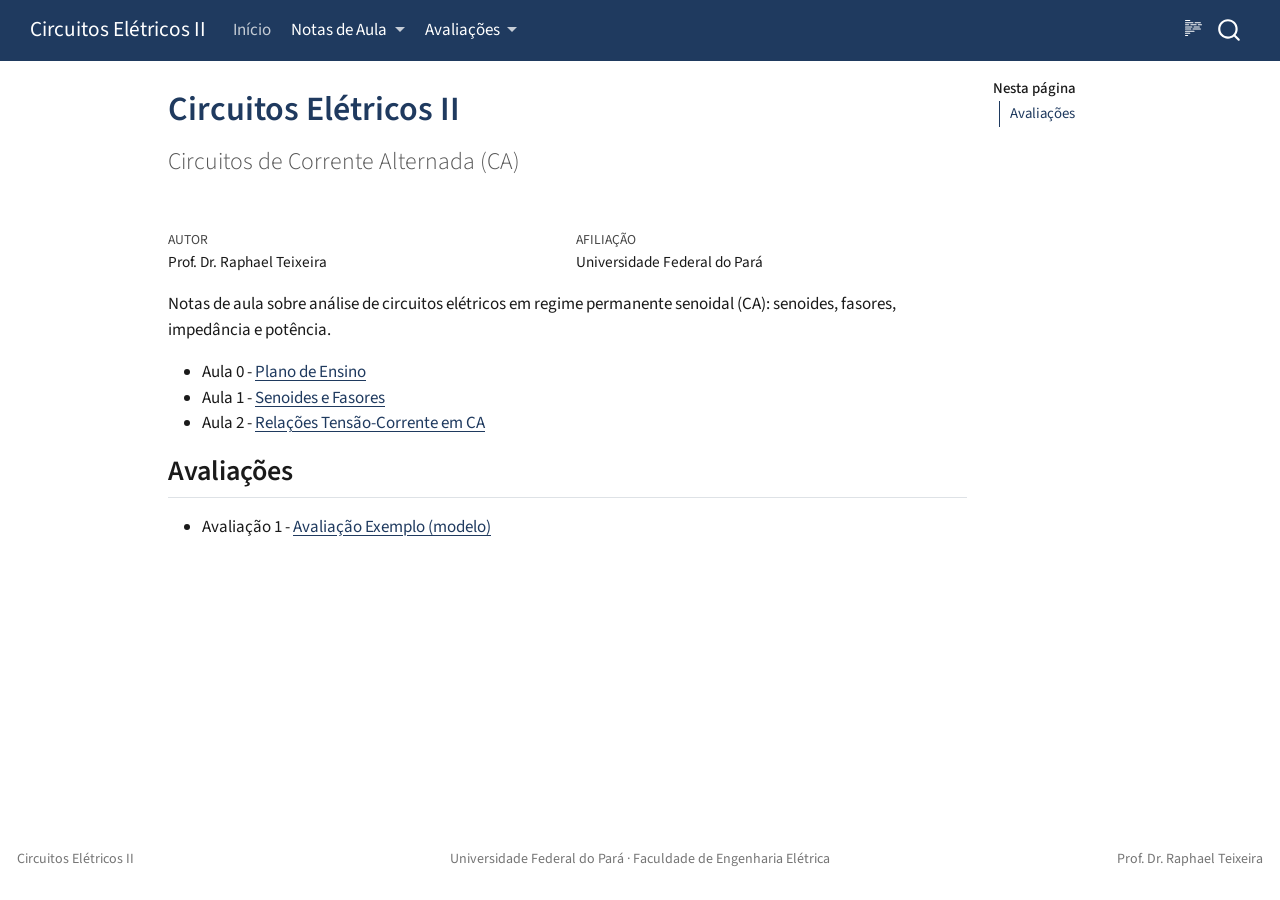
<file: index.html>
<!DOCTYPE html>
<html xmlns="http://www.w3.org/1999/xhtml" lang="pt-BR" xml:lang="pt-BR"><head>

<meta charset="utf-8">
<meta name="generator" content="quarto-1.9.38">

<meta name="viewport" content="width=device-width, initial-scale=1.0, user-scalable=yes">

<meta name="author" content="Prof.&nbsp;Dr.&nbsp;Raphael Teixeira">

<title>Circuitos Elétricos II</title>
<style>
/* Default styles provided by pandoc.
** See https://pandoc.org/MANUAL.html#variables-for-html for config info.
*/
code{white-space: pre-wrap;}
span.smallcaps{font-variant: small-caps;}
div.columns{display: flex; gap: min(4vw, 1.5em);}
div.column{flex: auto; overflow-x: auto;}
div.hanging-indent{margin-left: 1.5em; text-indent: -1.5em;}
ul.task-list{list-style: none;}
ul.task-list li input[type="checkbox"] {
  width: 0.8em;
  margin: 0 0.8em 0.2em -1em; /* quarto-specific, see https://github.com/quarto-dev/quarto-cli/issues/4556 */ 
  vertical-align: middle;
}
</style>


<script src="site_libs/quarto-nav/quarto-nav.js"></script>
<script src="site_libs/quarto-nav/headroom.min.js"></script>
<script src="site_libs/clipboard/clipboard.min.js"></script>
<script src="site_libs/quarto-search/autocomplete.umd.js"></script>
<script src="site_libs/quarto-search/fuse.min.js"></script>
<script src="site_libs/quarto-search/quarto-search.js"></script>
<meta name="quarto:offset" content="./">
<script src="site_libs/quarto-html/quarto.js" type="module"></script>
<script src="site_libs/quarto-html/tabsets/tabsets.js" type="module"></script>
<script src="site_libs/quarto-html/popper.min.js"></script>
<script src="site_libs/quarto-html/tippy.umd.min.js"></script>
<script src="site_libs/quarto-html/anchor.min.js"></script>
<link href="site_libs/quarto-html/tippy.css" rel="stylesheet">
<link href="site_libs/quarto-html/quarto-syntax-highlighting-15634bcf2e68342d4ad2dfa704d543f6.css" rel="stylesheet" id="quarto-text-highlighting-styles">
<script src="site_libs/bootstrap/bootstrap.min.js"></script>
<link href="site_libs/bootstrap/bootstrap-icons.css" rel="stylesheet">
<link href="site_libs/bootstrap/bootstrap-68fbfe70d10f7a52d4befa51dc25960c.min.css" rel="stylesheet" append-hash="true" id="quarto-bootstrap" data-mode="light">
<script id="quarto-search-options" type="application/json">{
  "location": "navbar",
  "copy-button": false,
  "collapse-after": 3,
  "panel-placement": "end",
  "type": "overlay",
  "limit": 50,
  "keyboard-shortcut": [
    "f",
    "/",
    "s"
  ],
  "show-item-context": false,
  "language": {
    "search-no-results-text": "Nenhum resultado",
    "search-matching-documents-text": "documentos correspondentes",
    "search-copy-link-title": "Copiar link para a busca",
    "search-hide-matches-text": "Esconder correspondências adicionais",
    "search-more-match-text": "mais correspondência neste documento",
    "search-more-matches-text": "mais correspondências neste documento",
    "search-clear-button-title": "Limpar",
    "search-text-placeholder": "",
    "search-detached-cancel-button-title": "Cancelar",
    "search-submit-button-title": "Enviar",
    "search-label": "Procurar"
  }
}</script>


</head>

<body class="nav-fixed quarto-light">

<div id="quarto-search-results"></div>
  <header id="quarto-header" class="headroom fixed-top">
    <nav class="navbar navbar-expand-lg " data-bs-theme="dark">
      <div class="navbar-container container-fluid">
      <div class="navbar-brand-container mx-auto">
    <a class="navbar-brand" href="./index.html">
    <span class="navbar-title">Circuitos Elétricos II</span>
    </a>
  </div>
            <div id="quarto-search" class="" title="Procurar"></div>
          <button class="navbar-toggler" type="button" data-bs-toggle="collapse" data-bs-target="#navbarCollapse" aria-controls="navbarCollapse" role="menu" aria-expanded="false" aria-label="Alternar de navegação" onclick="if (window.quartoToggleHeadroom) { window.quartoToggleHeadroom(); }">
  <span class="navbar-toggler-icon"></span>
</button>
          <div class="collapse navbar-collapse" id="navbarCollapse">
            <ul class="navbar-nav navbar-nav-scroll me-auto">
  <li class="nav-item">
    <a class="nav-link active" href="./index.html" aria-current="page"> 
<span class="menu-text">Início</span></a>
  </li>  
  <li class="nav-item dropdown ">
    <a class="nav-link dropdown-toggle" href="#" id="nav-menu-notas-de-aula" role="link" data-bs-toggle="dropdown" aria-expanded="false">
 <span class="menu-text">Notas de Aula</span>
    </a>
    <ul class="dropdown-menu" aria-labelledby="nav-menu-notas-de-aula">    
        <li>
    <a class="dropdown-item" href="./Notas/Aula00PlanoEnsino.html">
 <span class="dropdown-text">0 · Plano de Ensino</span></a>
  </li>  
        <li>
    <a class="dropdown-item" href="./Notas/Aula01Senoides.html">
 <span class="dropdown-text">1 · Senoides e Fasores</span></a>
  </li>  
        <li>
    <a class="dropdown-item" href="./Notas/Aula02Impedancia.html">
 <span class="dropdown-text">2 · Relações Tensão-Corrente em CA</span></a>
  </li>  
    </ul>
  </li>
  <li class="nav-item dropdown ">
    <a class="nav-link dropdown-toggle" href="#" id="nav-menu-avaliações" role="link" data-bs-toggle="dropdown" aria-expanded="false">
 <span class="menu-text">Avaliações</span>
    </a>
    <ul class="dropdown-menu" aria-labelledby="nav-menu-avaliações">    
        <li>
    <a class="dropdown-item" href="./Avaliacoes/Avaliacao01Exemplo.html">
 <span class="dropdown-text">1 · Avaliação Exemplo (modelo)</span></a>
  </li>  
    </ul>
  </li>
</ul>
          </div> <!-- /navcollapse -->
            <div class="quarto-navbar-tools">
  <a href="" class="quarto-reader-toggle quarto-navigation-tool px-1" onclick="window.quartoToggleReader(); return false;" title="Alternar modo de leitor">
  <div class="quarto-reader-toggle-btn">
  <i class="bi"></i>
  </div>
</a>
</div>
      </div> <!-- /container-fluid -->
    </nav>
</header>
<!-- content -->
<div id="quarto-content" class="quarto-container page-columns page-rows-contents page-layout-article page-navbar">
<!-- sidebar -->
<!-- margin-sidebar -->
    <div id="quarto-margin-sidebar" class="sidebar margin-sidebar">
        <nav id="TOC" role="doc-toc" class="toc-active">
    <h2 id="toc-title">Nesta página</h2>
   
  <ul>
  <li><a href="#avaliações" id="toc-avaliações" class="nav-link active" data-scroll-target="#avaliações">Avaliações</a></li>
  </ul>
</nav>
    </div>
<!-- main -->
<main class="content" id="quarto-document-content">

<header id="title-block-header" class="quarto-title-block default">
<div class="quarto-title">
<h1 class="title">Circuitos Elétricos II</h1>
<p class="subtitle lead">Circuitos de Corrente Alternada (CA)</p>
</div>


<div class="quarto-title-meta-author">
  <div class="quarto-title-meta-heading">Autor</div>
  <div class="quarto-title-meta-heading">Afiliação</div>
  
    <div class="quarto-title-meta-contents">
    <p class="author">Prof.&nbsp;Dr.&nbsp;Raphael Teixeira </p>
  </div>
  <div class="quarto-title-meta-contents">
        <p class="affiliation">
            Universidade Federal do Pará
          </p>
      </div>
  </div>

<div class="quarto-title-meta">

      
  
    
  </div>
  


</header>


<!-- Portal do projeto. Cada item aponta para um deck em Notas/.
     Duplique as linhas conforme adicionar aulas. -->
<p>Notas de aula sobre análise de circuitos elétricos em regime permanente senoidal (CA): senoides, fasores, impedância e potência.</p>
<ul>
<li>Aula 0 - <a href="./Notas/Aula00PlanoEnsino.html">Plano de Ensino</a></li>
<li>Aula 1 - <a href="./Notas/Aula01Senoides.html">Senoides e Fasores</a></li>
<li>Aula 2 - <a href="./Notas/Aula02Impedancia.html">Relações Tensão-Corrente em CA</a> <!-- * Aula 3 - [Título](Notas/Aula03Titulo.qmd) --></li>
</ul>
<section id="avaliações" class="level2">
<h2 class="anchored" data-anchor-id="avaliações">Avaliações</h2>
<ul>
<li>Avaliação 1 - <a href="./Avaliacoes/Avaliacao01Exemplo.html">Avaliação Exemplo (modelo)</a> <!-- * Avaliação 2 - [Título](Avaliacoes/Avaliacao02Titulo.qmd) --></li>
</ul>


</section>

</main> <!-- /main -->
<script id="quarto-html-after-body" type="application/javascript">
  window.document.addEventListener("DOMContentLoaded", function (event) {
    const icon = "";
    const anchorJS = new window.AnchorJS();
    anchorJS.options = {
      placement: 'right',
      icon: icon
    };
    anchorJS.add('.anchored');
    const isCodeAnnotation = (el) => {
      for (const clz of el.classList) {
        if (clz.startsWith('code-annotation-')) {                     
          return true;
        }
      }
      return false;
    }
    const onCopySuccess = function(e) {
      // button target
      const button = e.trigger;
      // don't keep focus
      button.blur();
      // flash "checked"
      button.classList.add('code-copy-button-checked');
      var currentTitle = button.getAttribute("title");
      button.setAttribute("title", "Copiada");
      let tooltip;
      if (window.bootstrap) {
        button.setAttribute("data-bs-toggle", "tooltip");
        button.setAttribute("data-bs-placement", "left");
        button.setAttribute("data-bs-title", "Copiada");
        tooltip = new bootstrap.Tooltip(button, 
          { trigger: "manual", 
            customClass: "code-copy-button-tooltip",
            offset: [0, -8]});
        tooltip.show();    
      }
      setTimeout(function() {
        if (tooltip) {
          tooltip.hide();
          button.removeAttribute("data-bs-title");
          button.removeAttribute("data-bs-toggle");
          button.removeAttribute("data-bs-placement");
        }
        button.setAttribute("title", currentTitle);
        button.classList.remove('code-copy-button-checked');
      }, 1000);
      // clear code selection
      e.clearSelection();
    }
    const getTextToCopy = function(trigger) {
      const outerScaffold = trigger.parentElement.cloneNode(true);
      const codeEl = outerScaffold.querySelector('code');
      for (const childEl of codeEl.children) {
        if (isCodeAnnotation(childEl)) {
          childEl.remove();
        }
      }
      return codeEl.innerText;
    }
    const clipboard = new window.ClipboardJS('.code-copy-button:not([data-in-quarto-modal])', {
      text: getTextToCopy
    });
    clipboard.on('success', onCopySuccess);
    if (window.document.getElementById('quarto-embedded-source-code-modal')) {
      const clipboardModal = new window.ClipboardJS('.code-copy-button[data-in-quarto-modal]', {
        text: getTextToCopy,
        container: window.document.getElementById('quarto-embedded-source-code-modal')
      });
      clipboardModal.on('success', onCopySuccess);
    }
      var localhostRegex = new RegExp(/^(?:http|https):\/\/localhost\:?[0-9]*\//);
      var mailtoRegex = new RegExp(/^mailto:/);
        var filterRegex = new RegExp("https:\/\/raphateixeira\.github\.io\/CircuitosCA\/");
      var isInternal = (href) => {
          return filterRegex.test(href) || localhostRegex.test(href) || mailtoRegex.test(href);
      }
      // Inspect non-navigation links and adorn them if external
     var links = window.document.querySelectorAll('a[href]:not(.nav-link):not(.navbar-brand):not(.toc-action):not(.sidebar-link):not(.sidebar-item-toggle):not(.pagination-link):not(.no-external):not([aria-hidden]):not(.dropdown-item):not(.quarto-navigation-tool):not(.about-link)');
      for (var i=0; i<links.length; i++) {
        const link = links[i];
        if (!isInternal(link.href)) {
          // undo the damage that might have been done by quarto-nav.js in the case of
          // links that we want to consider external
          if (link.dataset.originalHref !== undefined) {
            link.href = link.dataset.originalHref;
          }
        }
      }
    function tippyHover(el, contentFn, onTriggerFn, onUntriggerFn) {
      const config = {
        allowHTML: true,
        maxWidth: 500,
        delay: 100,
        arrow: false,
        appendTo: function(el) {
            return el.parentElement;
        },
        interactive: true,
        interactiveBorder: 10,
        theme: 'quarto',
        placement: 'bottom-start',
      };
      if (contentFn) {
        config.content = contentFn;
      }
      if (onTriggerFn) {
        config.onTrigger = onTriggerFn;
      }
      if (onUntriggerFn) {
        config.onUntrigger = onUntriggerFn;
      }
      window.tippy(el, config); 
    }
    const noterefs = window.document.querySelectorAll('a[role="doc-noteref"]');
    for (var i=0; i<noterefs.length; i++) {
      const ref = noterefs[i];
      tippyHover(ref, function() {
        // use id or data attribute instead here
        let href = ref.getAttribute('data-footnote-href') || ref.getAttribute('href');
        try { href = new URL(href).hash; } catch {}
        const id = href.replace(/^#\/?/, "");
        const note = window.document.getElementById(id);
        if (note) {
          return note.innerHTML;
        } else {
          return "";
        }
      });
    }
    const xrefs = window.document.querySelectorAll('a.quarto-xref');
    const processXRef = (id, note) => {
      // Strip column container classes
      const stripColumnClz = (el) => {
        el.classList.remove("page-full", "page-columns");
        if (el.children) {
          for (const child of el.children) {
            stripColumnClz(child);
          }
        }
      }
      stripColumnClz(note)
      if (id === null || id.startsWith('sec-')) {
        // Special case sections, only their first couple elements
        const container = document.createElement("div");
        if (note.children && note.children.length > 2) {
          container.appendChild(note.children[0].cloneNode(true));
          for (let i = 1; i < note.children.length; i++) {
            const child = note.children[i];
            if (child.tagName === "P" && child.innerText === "") {
              continue;
            } else {
              container.appendChild(child.cloneNode(true));
              break;
            }
          }
          if (window.Quarto?.typesetMath) {
            window.Quarto.typesetMath(container);
          }
          return container.innerHTML
        } else {
          if (window.Quarto?.typesetMath) {
            window.Quarto.typesetMath(note);
          }
          return note.innerHTML;
        }
      } else {
        // Remove any anchor links if they are present
        const anchorLink = note.querySelector('a.anchorjs-link');
        if (anchorLink) {
          anchorLink.remove();
        }
        if (window.Quarto?.typesetMath) {
          window.Quarto.typesetMath(note);
        }
        if (note.classList.contains("callout")) {
          return note.outerHTML;
        } else {
          return note.innerHTML;
        }
      }
    }
    for (var i=0; i<xrefs.length; i++) {
      const xref = xrefs[i];
      tippyHover(xref, undefined, function(instance) {
        instance.disable();
        let url = xref.getAttribute('href');
        let hash = undefined; 
        if (url.startsWith('#')) {
          hash = url;
        } else {
          try { hash = new URL(url).hash; } catch {}
        }
        if (hash) {
          const id = hash.replace(/^#\/?/, "");
          const note = window.document.getElementById(id);
          if (note !== null) {
            try {
              const html = processXRef(id, note.cloneNode(true));
              instance.setContent(html);
            } finally {
              instance.enable();
              instance.show();
            }
          } else {
            // See if we can fetch this
            fetch(url.split('#')[0])
            .then(res => res.text())
            .then(html => {
              const parser = new DOMParser();
              const htmlDoc = parser.parseFromString(html, "text/html");
              const note = htmlDoc.getElementById(id);
              if (note !== null) {
                const html = processXRef(id, note);
                instance.setContent(html);
              } 
            }).finally(() => {
              instance.enable();
              instance.show();
            });
          }
        } else {
          // See if we can fetch a full url (with no hash to target)
          // This is a special case and we should probably do some content thinning / targeting
          fetch(url)
          .then(res => res.text())
          .then(html => {
            const parser = new DOMParser();
            const htmlDoc = parser.parseFromString(html, "text/html");
            const note = htmlDoc.querySelector('main.content');
            if (note !== null) {
              // This should only happen for chapter cross references
              // (since there is no id in the URL)
              // remove the first header
              if (note.children.length > 0 && note.children[0].tagName === "HEADER") {
                note.children[0].remove();
              }
              const html = processXRef(null, note);
              instance.setContent(html);
            } 
          }).finally(() => {
            instance.enable();
            instance.show();
          });
        }
      }, function(instance) {
      });
    }
        let selectedAnnoteEl;
        const selectorForAnnotation = ( cell, annotation) => {
          let cellAttr = 'data-code-cell="' + cell + '"';
          let lineAttr = 'data-code-annotation="' +  annotation + '"';
          const selector = 'span[' + cellAttr + '][' + lineAttr + ']';
          return selector;
        }
        const selectCodeLines = (annoteEl) => {
          const doc = window.document;
          const targetCell = annoteEl.getAttribute("data-target-cell");
          const targetAnnotation = annoteEl.getAttribute("data-target-annotation");
          const annoteSpan = window.document.querySelector(selectorForAnnotation(targetCell, targetAnnotation));
          const lines = annoteSpan.getAttribute("data-code-lines").split(",");
          const lineIds = lines.map((line) => {
            return targetCell + "-" + line;
          })
          let top = null;
          let height = null;
          let parent = null;
          if (lineIds.length > 0) {
              //compute the position of the single el (top and bottom and make a div)
              const el = window.document.getElementById(lineIds[0]);
              top = el.offsetTop;
              height = el.offsetHeight;
              parent = el.parentElement.parentElement;
            if (lineIds.length > 1) {
              const lastEl = window.document.getElementById(lineIds[lineIds.length - 1]);
              const bottom = lastEl.offsetTop + lastEl.offsetHeight;
              height = bottom - top;
            }
            if (top !== null && height !== null && parent !== null) {
              // cook up a div (if necessary) and position it 
              let div = window.document.getElementById("code-annotation-line-highlight");
              if (div === null) {
                div = window.document.createElement("div");
                div.setAttribute("id", "code-annotation-line-highlight");
                div.style.position = 'absolute';
                parent.appendChild(div);
              }
              div.style.top = top - 2 + "px";
              div.style.height = height + 4 + "px";
              div.style.left = 0;
              let gutterDiv = window.document.getElementById("code-annotation-line-highlight-gutter");
              if (gutterDiv === null) {
                gutterDiv = window.document.createElement("div");
                gutterDiv.setAttribute("id", "code-annotation-line-highlight-gutter");
                gutterDiv.style.position = 'absolute';
                const codeCell = window.document.getElementById(targetCell);
                const gutter = codeCell.querySelector('.code-annotation-gutter');
                gutter.appendChild(gutterDiv);
              }
              gutterDiv.style.top = top - 2 + "px";
              gutterDiv.style.height = height + 4 + "px";
            }
            selectedAnnoteEl = annoteEl;
          }
        };
        const unselectCodeLines = () => {
          const elementsIds = ["code-annotation-line-highlight", "code-annotation-line-highlight-gutter"];
          elementsIds.forEach((elId) => {
            const div = window.document.getElementById(elId);
            if (div) {
              div.remove();
            }
          });
          selectedAnnoteEl = undefined;
        };
          // Handle positioning of the toggle
      window.addEventListener(
        "resize",
        throttle(() => {
          elRect = undefined;
          if (selectedAnnoteEl) {
            selectCodeLines(selectedAnnoteEl);
          }
        }, 10)
      );
      function throttle(fn, ms) {
      let throttle = false;
      let timer;
        return (...args) => {
          if(!throttle) { // first call gets through
              fn.apply(this, args);
              throttle = true;
          } else { // all the others get throttled
              if(timer) clearTimeout(timer); // cancel #2
              timer = setTimeout(() => {
                fn.apply(this, args);
                timer = throttle = false;
              }, ms);
          }
        };
      }
        // Attach click handler to the DT
        const annoteDls = window.document.querySelectorAll('dt[data-target-cell]');
        for (const annoteDlNode of annoteDls) {
          annoteDlNode.addEventListener('click', (event) => {
            const clickedEl = event.target;
            if (clickedEl !== selectedAnnoteEl) {
              unselectCodeLines();
              const activeEl = window.document.querySelector('dt[data-target-cell].code-annotation-active');
              if (activeEl) {
                activeEl.classList.remove('code-annotation-active');
              }
              selectCodeLines(clickedEl);
              clickedEl.classList.add('code-annotation-active');
            } else {
              // Unselect the line
              unselectCodeLines();
              clickedEl.classList.remove('code-annotation-active');
            }
          });
        }
    const findCites = (el) => {
      const parentEl = el.parentElement;
      if (parentEl) {
        const cites = parentEl.dataset.cites;
        if (cites) {
          return {
            el,
            cites: cites.split(' ')
          };
        } else {
          return findCites(el.parentElement)
        }
      } else {
        return undefined;
      }
    };
    var bibliorefs = window.document.querySelectorAll('a[role="doc-biblioref"]');
    for (var i=0; i<bibliorefs.length; i++) {
      const ref = bibliorefs[i];
      const citeInfo = findCites(ref);
      if (citeInfo) {
        tippyHover(citeInfo.el, function() {
          var popup = window.document.createElement('div');
          citeInfo.cites.forEach(function(cite) {
            var citeDiv = window.document.createElement('div');
            citeDiv.classList.add('hanging-indent');
            citeDiv.classList.add('csl-entry');
            var biblioDiv = window.document.getElementById('ref-' + cite);
            if (biblioDiv) {
              citeDiv.innerHTML = biblioDiv.innerHTML;
            }
            popup.appendChild(citeDiv);
          });
          return popup.innerHTML;
        });
      }
    }
  });
  </script>
</div> <!-- /content -->
<footer class="footer">
  <div class="nav-footer">
    <div class="nav-footer-left">
<p>Circuitos Elétricos II</p>
</div>   
    <div class="nav-footer-center">
<p>Universidade Federal do Pará · Faculdade de Engenharia Elétrica</p>
</div>
    <div class="nav-footer-right">
<p>Prof.&nbsp;Dr.&nbsp;Raphael Teixeira</p>
</div>
  </div>
</footer>




</body></html>
</file>
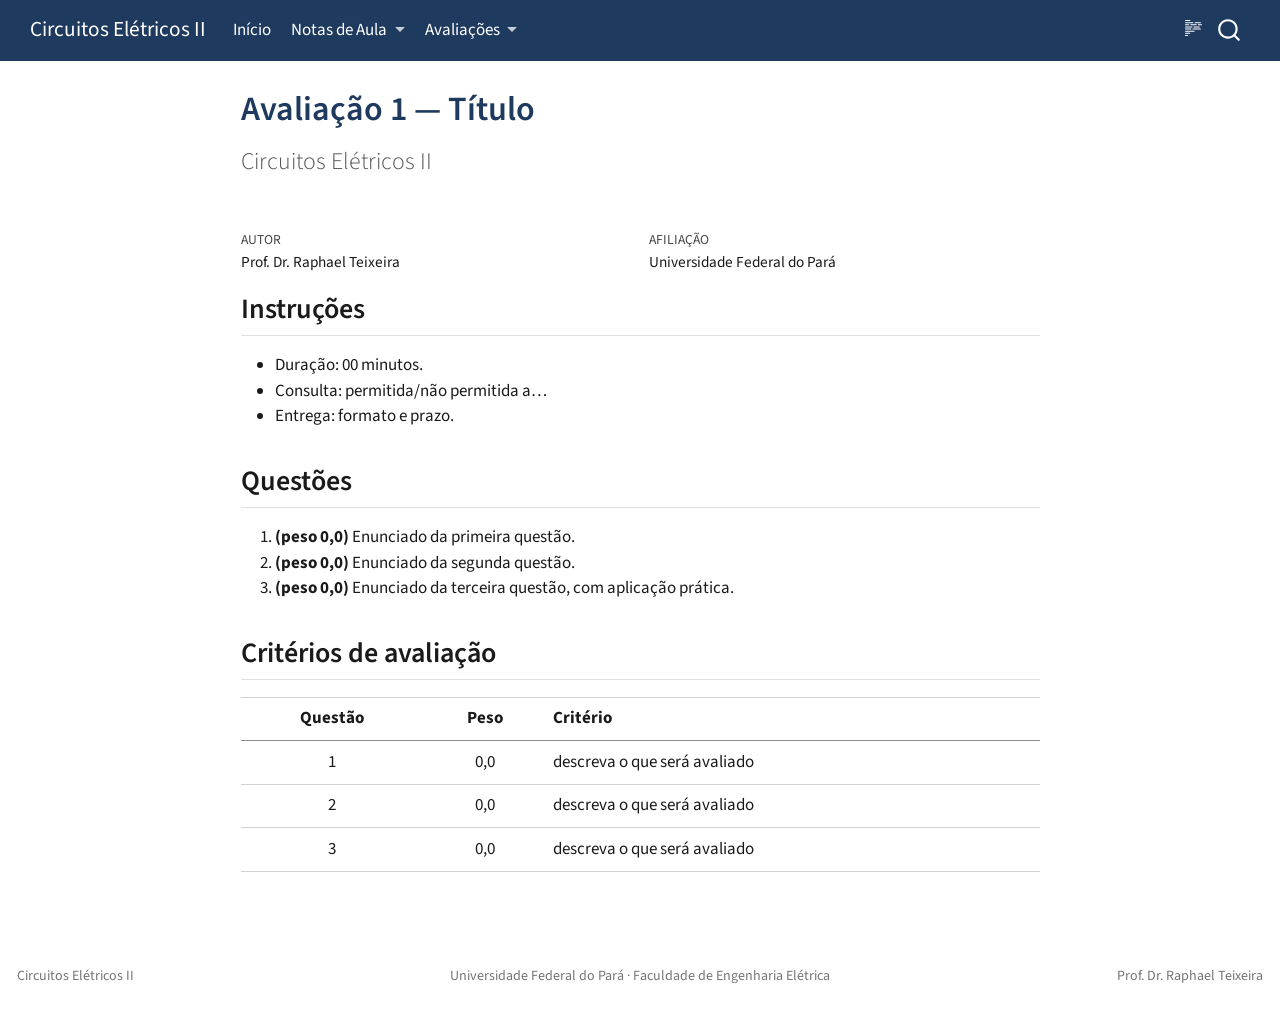
<file: Avaliacoes/Avaliacao01Exemplo.html>
<!DOCTYPE html>
<html xmlns="http://www.w3.org/1999/xhtml" lang="pt-BR" xml:lang="pt-BR"><head>

<meta charset="utf-8">
<meta name="generator" content="quarto-1.9.38">

<meta name="viewport" content="width=device-width, initial-scale=1.0, user-scalable=yes">

<meta name="author" content="Prof.&nbsp;Dr.&nbsp;Raphael Teixeira">

<title>Avaliação 1 — Título – Circuitos Elétricos II</title>
<style>
/* Default styles provided by pandoc.
** See https://pandoc.org/MANUAL.html#variables-for-html for config info.
*/
code{white-space: pre-wrap;}
span.smallcaps{font-variant: small-caps;}
div.columns{display: flex; gap: min(4vw, 1.5em);}
div.column{flex: auto; overflow-x: auto;}
div.hanging-indent{margin-left: 1.5em; text-indent: -1.5em;}
ul.task-list{list-style: none;}
ul.task-list li input[type="checkbox"] {
  width: 0.8em;
  margin: 0 0.8em 0.2em -1em; /* quarto-specific, see https://github.com/quarto-dev/quarto-cli/issues/4556 */ 
  vertical-align: middle;
}
</style>


<script src="../site_libs/quarto-nav/quarto-nav.js"></script>
<script src="../site_libs/quarto-nav/headroom.min.js"></script>
<script src="../site_libs/clipboard/clipboard.min.js"></script>
<script src="../site_libs/quarto-search/autocomplete.umd.js"></script>
<script src="../site_libs/quarto-search/fuse.min.js"></script>
<script src="../site_libs/quarto-search/quarto-search.js"></script>
<meta name="quarto:offset" content="../">
<script src="../site_libs/quarto-html/quarto.js" type="module"></script>
<script src="../site_libs/quarto-html/tabsets/tabsets.js" type="module"></script>
<script src="../site_libs/quarto-html/popper.min.js"></script>
<script src="../site_libs/quarto-html/tippy.umd.min.js"></script>
<script src="../site_libs/quarto-html/anchor.min.js"></script>
<link href="../site_libs/quarto-html/tippy.css" rel="stylesheet">
<link href="../site_libs/quarto-html/quarto-syntax-highlighting-15634bcf2e68342d4ad2dfa704d543f6.css" rel="stylesheet" id="quarto-text-highlighting-styles">
<script src="../site_libs/bootstrap/bootstrap.min.js"></script>
<link href="../site_libs/bootstrap/bootstrap-icons.css" rel="stylesheet">
<link href="../site_libs/bootstrap/bootstrap-68fbfe70d10f7a52d4befa51dc25960c.min.css" rel="stylesheet" append-hash="true" id="quarto-bootstrap" data-mode="light">
<script id="quarto-search-options" type="application/json">{
  "location": "navbar",
  "copy-button": false,
  "collapse-after": 3,
  "panel-placement": "end",
  "type": "overlay",
  "limit": 50,
  "keyboard-shortcut": [
    "f",
    "/",
    "s"
  ],
  "show-item-context": false,
  "language": {
    "search-no-results-text": "Nenhum resultado",
    "search-matching-documents-text": "documentos correspondentes",
    "search-copy-link-title": "Copiar link para a busca",
    "search-hide-matches-text": "Esconder correspondências adicionais",
    "search-more-match-text": "mais correspondência neste documento",
    "search-more-matches-text": "mais correspondências neste documento",
    "search-clear-button-title": "Limpar",
    "search-text-placeholder": "",
    "search-detached-cancel-button-title": "Cancelar",
    "search-submit-button-title": "Enviar",
    "search-label": "Procurar"
  }
}</script>


</head>

<body class="nav-fixed fullcontent quarto-light">

<div id="quarto-search-results"></div>
  <header id="quarto-header" class="headroom fixed-top">
    <nav class="navbar navbar-expand-lg " data-bs-theme="dark">
      <div class="navbar-container container-fluid">
      <div class="navbar-brand-container mx-auto">
    <a class="navbar-brand" href="../index.html">
    <span class="navbar-title">Circuitos Elétricos II</span>
    </a>
  </div>
            <div id="quarto-search" class="" title="Procurar"></div>
          <button class="navbar-toggler" type="button" data-bs-toggle="collapse" data-bs-target="#navbarCollapse" aria-controls="navbarCollapse" role="menu" aria-expanded="false" aria-label="Alternar de navegação" onclick="if (window.quartoToggleHeadroom) { window.quartoToggleHeadroom(); }">
  <span class="navbar-toggler-icon"></span>
</button>
          <div class="collapse navbar-collapse" id="navbarCollapse">
            <ul class="navbar-nav navbar-nav-scroll me-auto">
  <li class="nav-item">
    <a class="nav-link" href="../index.html"> 
<span class="menu-text">Início</span></a>
  </li>  
  <li class="nav-item dropdown ">
    <a class="nav-link dropdown-toggle" href="#" id="nav-menu-notas-de-aula" role="link" data-bs-toggle="dropdown" aria-expanded="false">
 <span class="menu-text">Notas de Aula</span>
    </a>
    <ul class="dropdown-menu" aria-labelledby="nav-menu-notas-de-aula">    
        <li>
    <a class="dropdown-item" href="../Notas/Aula00PlanoEnsino.html">
 <span class="dropdown-text">0 · Plano de Ensino</span></a>
  </li>  
        <li>
    <a class="dropdown-item" href="../Notas/Aula01Senoides.html">
 <span class="dropdown-text">1 · Senoides e Fasores</span></a>
  </li>  
        <li>
    <a class="dropdown-item" href="../Notas/Aula02Impedancia.html">
 <span class="dropdown-text">2 · Relações Tensão-Corrente em CA</span></a>
  </li>  
    </ul>
  </li>
  <li class="nav-item dropdown ">
    <a class="nav-link dropdown-toggle" href="#" id="nav-menu-avaliações" role="link" data-bs-toggle="dropdown" aria-expanded="false">
 <span class="menu-text">Avaliações</span>
    </a>
    <ul class="dropdown-menu" aria-labelledby="nav-menu-avaliações">    
        <li>
    <a class="dropdown-item" href="../Avaliacoes/Avaliacao01Exemplo.html">
 <span class="dropdown-text">1 · Avaliação Exemplo (modelo)</span></a>
  </li>  
    </ul>
  </li>
</ul>
          </div> <!-- /navcollapse -->
            <div class="quarto-navbar-tools">
  <a href="" class="quarto-reader-toggle quarto-navigation-tool px-1" onclick="window.quartoToggleReader(); return false;" title="Alternar modo de leitor">
  <div class="quarto-reader-toggle-btn">
  <i class="bi"></i>
  </div>
</a>
</div>
      </div> <!-- /container-fluid -->
    </nav>
</header>
<!-- content -->
<div id="quarto-content" class="quarto-container page-columns page-rows-contents page-layout-article page-navbar">
<!-- sidebar -->
<!-- margin-sidebar -->
    
<!-- main -->
<main class="content" id="quarto-document-content">

<header id="title-block-header" class="quarto-title-block default">
<div class="quarto-title">
<h1 class="title">Avaliação 1 — Título</h1>
<p class="subtitle lead">Circuitos Elétricos II</p>
</div>


<div class="quarto-title-meta-author">
  <div class="quarto-title-meta-heading">Autor</div>
  <div class="quarto-title-meta-heading">Afiliação</div>
  
    <div class="quarto-title-meta-contents">
    <p class="author">Prof.&nbsp;Dr.&nbsp;Raphael Teixeira </p>
  </div>
  <div class="quarto-title-meta-contents">
        <p class="affiliation">
            Universidade Federal do Pará
          </p>
      </div>
  </div>

<div class="quarto-title-meta">

      
  
    
  </div>
  


</header>


<section id="instruções" class="level2">
<h2 class="anchored" data-anchor-id="instruções">Instruções</h2>
<ul>
<li>Duração: 00 minutos.</li>
<li>Consulta: permitida/não permitida a…</li>
<li>Entrega: formato e prazo.</li>
</ul>
</section>
<section id="questões" class="level2">
<h2 class="anchored" data-anchor-id="questões">Questões</h2>
<ol type="1">
<li><strong>(peso 0,0)</strong> Enunciado da primeira questão.</li>
<li><strong>(peso 0,0)</strong> Enunciado da segunda questão.</li>
<li><strong>(peso 0,0)</strong> Enunciado da terceira questão, com aplicação prática.</li>
</ol>
</section>
<section id="critérios-de-avaliação" class="level2">
<h2 class="anchored" data-anchor-id="critérios-de-avaliação">Critérios de avaliação</h2>
<table class="caption-top table">
<thead>
<tr class="header">
<th style="text-align: center;">Questão</th>
<th style="text-align: center;">Peso</th>
<th style="text-align: left;">Critério</th>
</tr>
</thead>
<tbody>
<tr class="odd">
<td style="text-align: center;">1</td>
<td style="text-align: center;">0,0</td>
<td style="text-align: left;">descreva o que será avaliado</td>
</tr>
<tr class="even">
<td style="text-align: center;">2</td>
<td style="text-align: center;">0,0</td>
<td style="text-align: left;">descreva o que será avaliado</td>
</tr>
<tr class="odd">
<td style="text-align: center;">3</td>
<td style="text-align: center;">0,0</td>
<td style="text-align: left;">descreva o que será avaliado</td>
</tr>
</tbody>
</table>
<!-- Fim da avaliação-exemplo. -->


</section>

</main> <!-- /main -->
<script id="quarto-html-after-body" type="application/javascript">
  window.document.addEventListener("DOMContentLoaded", function (event) {
    const icon = "";
    const anchorJS = new window.AnchorJS();
    anchorJS.options = {
      placement: 'right',
      icon: icon
    };
    anchorJS.add('.anchored');
    const isCodeAnnotation = (el) => {
      for (const clz of el.classList) {
        if (clz.startsWith('code-annotation-')) {                     
          return true;
        }
      }
      return false;
    }
    const onCopySuccess = function(e) {
      // button target
      const button = e.trigger;
      // don't keep focus
      button.blur();
      // flash "checked"
      button.classList.add('code-copy-button-checked');
      var currentTitle = button.getAttribute("title");
      button.setAttribute("title", "Copiada");
      let tooltip;
      if (window.bootstrap) {
        button.setAttribute("data-bs-toggle", "tooltip");
        button.setAttribute("data-bs-placement", "left");
        button.setAttribute("data-bs-title", "Copiada");
        tooltip = new bootstrap.Tooltip(button, 
          { trigger: "manual", 
            customClass: "code-copy-button-tooltip",
            offset: [0, -8]});
        tooltip.show();    
      }
      setTimeout(function() {
        if (tooltip) {
          tooltip.hide();
          button.removeAttribute("data-bs-title");
          button.removeAttribute("data-bs-toggle");
          button.removeAttribute("data-bs-placement");
        }
        button.setAttribute("title", currentTitle);
        button.classList.remove('code-copy-button-checked');
      }, 1000);
      // clear code selection
      e.clearSelection();
    }
    const getTextToCopy = function(trigger) {
      const outerScaffold = trigger.parentElement.cloneNode(true);
      const codeEl = outerScaffold.querySelector('code');
      for (const childEl of codeEl.children) {
        if (isCodeAnnotation(childEl)) {
          childEl.remove();
        }
      }
      return codeEl.innerText;
    }
    const clipboard = new window.ClipboardJS('.code-copy-button:not([data-in-quarto-modal])', {
      text: getTextToCopy
    });
    clipboard.on('success', onCopySuccess);
    if (window.document.getElementById('quarto-embedded-source-code-modal')) {
      const clipboardModal = new window.ClipboardJS('.code-copy-button[data-in-quarto-modal]', {
        text: getTextToCopy,
        container: window.document.getElementById('quarto-embedded-source-code-modal')
      });
      clipboardModal.on('success', onCopySuccess);
    }
      var localhostRegex = new RegExp(/^(?:http|https):\/\/localhost\:?[0-9]*\//);
      var mailtoRegex = new RegExp(/^mailto:/);
        var filterRegex = new RegExp("https:\/\/raphateixeira\.github\.io\/CircuitosCA\/");
      var isInternal = (href) => {
          return filterRegex.test(href) || localhostRegex.test(href) || mailtoRegex.test(href);
      }
      // Inspect non-navigation links and adorn them if external
     var links = window.document.querySelectorAll('a[href]:not(.nav-link):not(.navbar-brand):not(.toc-action):not(.sidebar-link):not(.sidebar-item-toggle):not(.pagination-link):not(.no-external):not([aria-hidden]):not(.dropdown-item):not(.quarto-navigation-tool):not(.about-link)');
      for (var i=0; i<links.length; i++) {
        const link = links[i];
        if (!isInternal(link.href)) {
          // undo the damage that might have been done by quarto-nav.js in the case of
          // links that we want to consider external
          if (link.dataset.originalHref !== undefined) {
            link.href = link.dataset.originalHref;
          }
        }
      }
    function tippyHover(el, contentFn, onTriggerFn, onUntriggerFn) {
      const config = {
        allowHTML: true,
        maxWidth: 500,
        delay: 100,
        arrow: false,
        appendTo: function(el) {
            return el.parentElement;
        },
        interactive: true,
        interactiveBorder: 10,
        theme: 'quarto',
        placement: 'bottom-start',
      };
      if (contentFn) {
        config.content = contentFn;
      }
      if (onTriggerFn) {
        config.onTrigger = onTriggerFn;
      }
      if (onUntriggerFn) {
        config.onUntrigger = onUntriggerFn;
      }
      window.tippy(el, config); 
    }
    const noterefs = window.document.querySelectorAll('a[role="doc-noteref"]');
    for (var i=0; i<noterefs.length; i++) {
      const ref = noterefs[i];
      tippyHover(ref, function() {
        // use id or data attribute instead here
        let href = ref.getAttribute('data-footnote-href') || ref.getAttribute('href');
        try { href = new URL(href).hash; } catch {}
        const id = href.replace(/^#\/?/, "");
        const note = window.document.getElementById(id);
        if (note) {
          return note.innerHTML;
        } else {
          return "";
        }
      });
    }
    const xrefs = window.document.querySelectorAll('a.quarto-xref');
    const processXRef = (id, note) => {
      // Strip column container classes
      const stripColumnClz = (el) => {
        el.classList.remove("page-full", "page-columns");
        if (el.children) {
          for (const child of el.children) {
            stripColumnClz(child);
          }
        }
      }
      stripColumnClz(note)
      if (id === null || id.startsWith('sec-')) {
        // Special case sections, only their first couple elements
        const container = document.createElement("div");
        if (note.children && note.children.length > 2) {
          container.appendChild(note.children[0].cloneNode(true));
          for (let i = 1; i < note.children.length; i++) {
            const child = note.children[i];
            if (child.tagName === "P" && child.innerText === "") {
              continue;
            } else {
              container.appendChild(child.cloneNode(true));
              break;
            }
          }
          if (window.Quarto?.typesetMath) {
            window.Quarto.typesetMath(container);
          }
          return container.innerHTML
        } else {
          if (window.Quarto?.typesetMath) {
            window.Quarto.typesetMath(note);
          }
          return note.innerHTML;
        }
      } else {
        // Remove any anchor links if they are present
        const anchorLink = note.querySelector('a.anchorjs-link');
        if (anchorLink) {
          anchorLink.remove();
        }
        if (window.Quarto?.typesetMath) {
          window.Quarto.typesetMath(note);
        }
        if (note.classList.contains("callout")) {
          return note.outerHTML;
        } else {
          return note.innerHTML;
        }
      }
    }
    for (var i=0; i<xrefs.length; i++) {
      const xref = xrefs[i];
      tippyHover(xref, undefined, function(instance) {
        instance.disable();
        let url = xref.getAttribute('href');
        let hash = undefined; 
        if (url.startsWith('#')) {
          hash = url;
        } else {
          try { hash = new URL(url).hash; } catch {}
        }
        if (hash) {
          const id = hash.replace(/^#\/?/, "");
          const note = window.document.getElementById(id);
          if (note !== null) {
            try {
              const html = processXRef(id, note.cloneNode(true));
              instance.setContent(html);
            } finally {
              instance.enable();
              instance.show();
            }
          } else {
            // See if we can fetch this
            fetch(url.split('#')[0])
            .then(res => res.text())
            .then(html => {
              const parser = new DOMParser();
              const htmlDoc = parser.parseFromString(html, "text/html");
              const note = htmlDoc.getElementById(id);
              if (note !== null) {
                const html = processXRef(id, note);
                instance.setContent(html);
              } 
            }).finally(() => {
              instance.enable();
              instance.show();
            });
          }
        } else {
          // See if we can fetch a full url (with no hash to target)
          // This is a special case and we should probably do some content thinning / targeting
          fetch(url)
          .then(res => res.text())
          .then(html => {
            const parser = new DOMParser();
            const htmlDoc = parser.parseFromString(html, "text/html");
            const note = htmlDoc.querySelector('main.content');
            if (note !== null) {
              // This should only happen for chapter cross references
              // (since there is no id in the URL)
              // remove the first header
              if (note.children.length > 0 && note.children[0].tagName === "HEADER") {
                note.children[0].remove();
              }
              const html = processXRef(null, note);
              instance.setContent(html);
            } 
          }).finally(() => {
            instance.enable();
            instance.show();
          });
        }
      }, function(instance) {
      });
    }
        let selectedAnnoteEl;
        const selectorForAnnotation = ( cell, annotation) => {
          let cellAttr = 'data-code-cell="' + cell + '"';
          let lineAttr = 'data-code-annotation="' +  annotation + '"';
          const selector = 'span[' + cellAttr + '][' + lineAttr + ']';
          return selector;
        }
        const selectCodeLines = (annoteEl) => {
          const doc = window.document;
          const targetCell = annoteEl.getAttribute("data-target-cell");
          const targetAnnotation = annoteEl.getAttribute("data-target-annotation");
          const annoteSpan = window.document.querySelector(selectorForAnnotation(targetCell, targetAnnotation));
          const lines = annoteSpan.getAttribute("data-code-lines").split(",");
          const lineIds = lines.map((line) => {
            return targetCell + "-" + line;
          })
          let top = null;
          let height = null;
          let parent = null;
          if (lineIds.length > 0) {
              //compute the position of the single el (top and bottom and make a div)
              const el = window.document.getElementById(lineIds[0]);
              top = el.offsetTop;
              height = el.offsetHeight;
              parent = el.parentElement.parentElement;
            if (lineIds.length > 1) {
              const lastEl = window.document.getElementById(lineIds[lineIds.length - 1]);
              const bottom = lastEl.offsetTop + lastEl.offsetHeight;
              height = bottom - top;
            }
            if (top !== null && height !== null && parent !== null) {
              // cook up a div (if necessary) and position it 
              let div = window.document.getElementById("code-annotation-line-highlight");
              if (div === null) {
                div = window.document.createElement("div");
                div.setAttribute("id", "code-annotation-line-highlight");
                div.style.position = 'absolute';
                parent.appendChild(div);
              }
              div.style.top = top - 2 + "px";
              div.style.height = height + 4 + "px";
              div.style.left = 0;
              let gutterDiv = window.document.getElementById("code-annotation-line-highlight-gutter");
              if (gutterDiv === null) {
                gutterDiv = window.document.createElement("div");
                gutterDiv.setAttribute("id", "code-annotation-line-highlight-gutter");
                gutterDiv.style.position = 'absolute';
                const codeCell = window.document.getElementById(targetCell);
                const gutter = codeCell.querySelector('.code-annotation-gutter');
                gutter.appendChild(gutterDiv);
              }
              gutterDiv.style.top = top - 2 + "px";
              gutterDiv.style.height = height + 4 + "px";
            }
            selectedAnnoteEl = annoteEl;
          }
        };
        const unselectCodeLines = () => {
          const elementsIds = ["code-annotation-line-highlight", "code-annotation-line-highlight-gutter"];
          elementsIds.forEach((elId) => {
            const div = window.document.getElementById(elId);
            if (div) {
              div.remove();
            }
          });
          selectedAnnoteEl = undefined;
        };
          // Handle positioning of the toggle
      window.addEventListener(
        "resize",
        throttle(() => {
          elRect = undefined;
          if (selectedAnnoteEl) {
            selectCodeLines(selectedAnnoteEl);
          }
        }, 10)
      );
      function throttle(fn, ms) {
      let throttle = false;
      let timer;
        return (...args) => {
          if(!throttle) { // first call gets through
              fn.apply(this, args);
              throttle = true;
          } else { // all the others get throttled
              if(timer) clearTimeout(timer); // cancel #2
              timer = setTimeout(() => {
                fn.apply(this, args);
                timer = throttle = false;
              }, ms);
          }
        };
      }
        // Attach click handler to the DT
        const annoteDls = window.document.querySelectorAll('dt[data-target-cell]');
        for (const annoteDlNode of annoteDls) {
          annoteDlNode.addEventListener('click', (event) => {
            const clickedEl = event.target;
            if (clickedEl !== selectedAnnoteEl) {
              unselectCodeLines();
              const activeEl = window.document.querySelector('dt[data-target-cell].code-annotation-active');
              if (activeEl) {
                activeEl.classList.remove('code-annotation-active');
              }
              selectCodeLines(clickedEl);
              clickedEl.classList.add('code-annotation-active');
            } else {
              // Unselect the line
              unselectCodeLines();
              clickedEl.classList.remove('code-annotation-active');
            }
          });
        }
    const findCites = (el) => {
      const parentEl = el.parentElement;
      if (parentEl) {
        const cites = parentEl.dataset.cites;
        if (cites) {
          return {
            el,
            cites: cites.split(' ')
          };
        } else {
          return findCites(el.parentElement)
        }
      } else {
        return undefined;
      }
    };
    var bibliorefs = window.document.querySelectorAll('a[role="doc-biblioref"]');
    for (var i=0; i<bibliorefs.length; i++) {
      const ref = bibliorefs[i];
      const citeInfo = findCites(ref);
      if (citeInfo) {
        tippyHover(citeInfo.el, function() {
          var popup = window.document.createElement('div');
          citeInfo.cites.forEach(function(cite) {
            var citeDiv = window.document.createElement('div');
            citeDiv.classList.add('hanging-indent');
            citeDiv.classList.add('csl-entry');
            var biblioDiv = window.document.getElementById('ref-' + cite);
            if (biblioDiv) {
              citeDiv.innerHTML = biblioDiv.innerHTML;
            }
            popup.appendChild(citeDiv);
          });
          return popup.innerHTML;
        });
      }
    }
  });
  </script>
</div> <!-- /content -->
<footer class="footer">
  <div class="nav-footer">
    <div class="nav-footer-left">
<p>Circuitos Elétricos II</p>
</div>   
    <div class="nav-footer-center">
<p>Universidade Federal do Pará · Faculdade de Engenharia Elétrica</p>
</div>
    <div class="nav-footer-right">
<p>Prof.&nbsp;Dr.&nbsp;Raphael Teixeira</p>
</div>
  </div>
</footer>




</body></html>
</file>
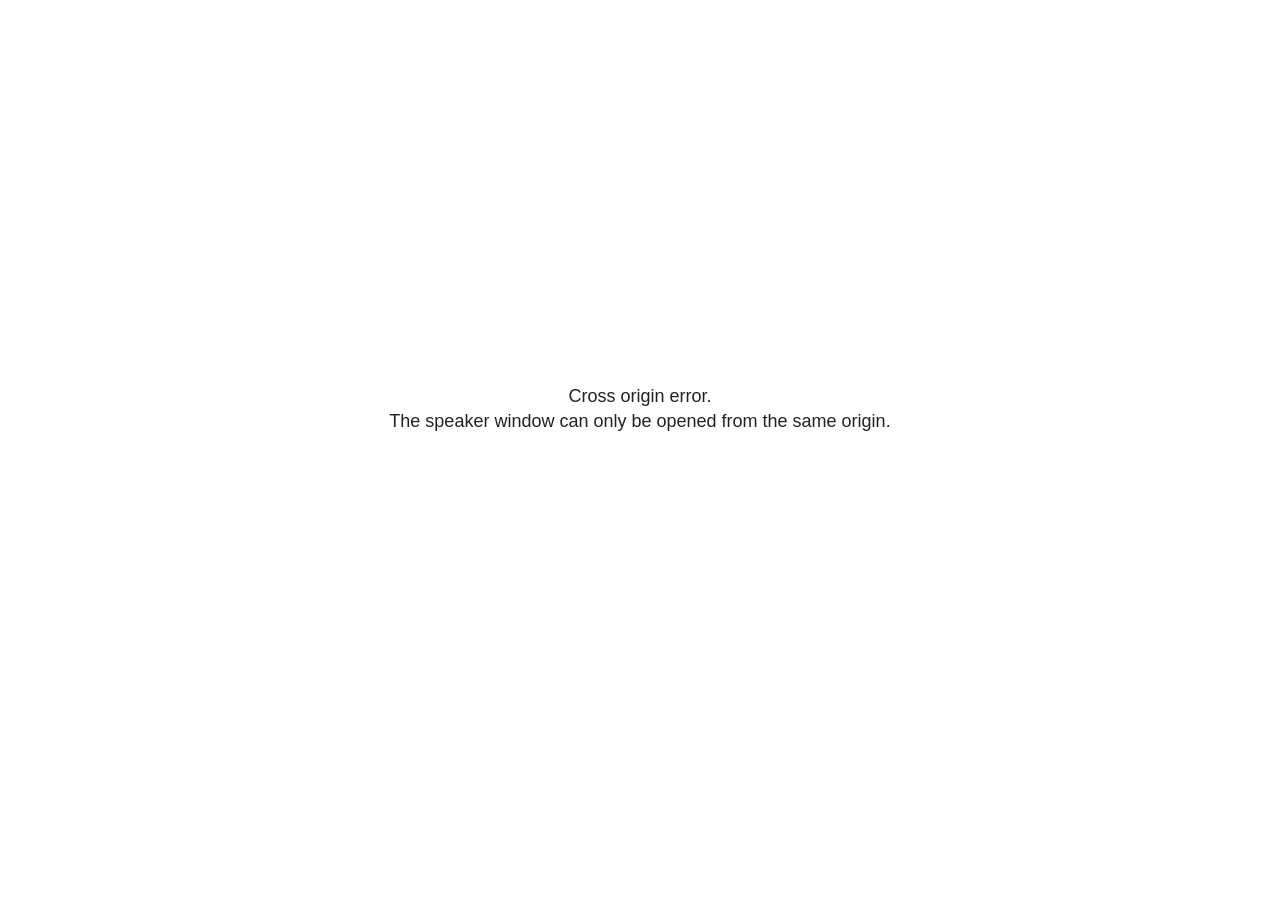
<file: site_libs/revealjs/plugin/notes/speaker-view.html>
<!--
	NOTE: You need to build the notes plugin after making changes to this file.
-->
<html lang="en">
	<head>
		<meta charset="utf-8">

		<title>reveal.js - Speaker View</title>

		<style>
			body {
				font-family: Helvetica;
				font-size: 18px;
			}

			#current-slide,
			#upcoming-slide,
			#speaker-controls {
				padding: 6px;
				box-sizing: border-box;
				-moz-box-sizing: border-box;
			}

			#current-slide iframe,
			#upcoming-slide iframe {
				width: 100%;
				height: 100%;
				border: 1px solid #ddd;
			}

			#current-slide .label,
			#upcoming-slide .label {
				position: absolute;
				top: 10px;
				left: 10px;
				z-index: 2;
			}

			#connection-status {
				position: absolute;
				top: 0;
				left: 0;
				width: 100%;
				height: 100%;
				z-index: 20;
				padding: 30% 20% 20% 20%;
				font-size: 18px;
				color: #222;
				background: #fff;
				text-align: center;
				box-sizing: border-box;
				line-height: 1.4;
			}

			.overlay-element {
				height: 34px;
				line-height: 34px;
				padding: 0 10px;
				text-shadow: none;
				background: rgba( 220, 220, 220, 0.8 );
				color: #222;
				font-size: 14px;
			}

			.overlay-element.interactive:hover {
				background: rgba( 220, 220, 220, 1 );
			}

			#current-slide {
				position: absolute;
				width: 60%;
				height: 100%;
				top: 0;
				left: 0;
				padding-right: 0;
			}

			#upcoming-slide {
				position: absolute;
				width: 40%;
				height: 40%;
				right: 0;
				top: 0;
			}

			/* Speaker controls */
			#speaker-controls {
				position: absolute;
				top: 40%;
				right: 0;
				width: 40%;
				height: 60%;
				overflow: auto;
				font-size: 18px;
			}

				.speaker-controls-time.hidden,
				.speaker-controls-notes.hidden {
					display: none;
				}

				.speaker-controls-time .label,
				.speaker-controls-pace .label,
				.speaker-controls-notes .label {
					text-transform: uppercase;
					font-weight: normal;
					font-size: 0.66em;
					color: #666;
					margin: 0;
				}

				.speaker-controls-time, .speaker-controls-pace {
					border-bottom: 1px solid rgba( 200, 200, 200, 0.5 );
					margin-bottom: 10px;
					padding: 10px 16px;
					padding-bottom: 20px;
					cursor: pointer;
				}

				.speaker-controls-time .reset-button {
					opacity: 0;
					float: right;
					color: #666;
					text-decoration: none;
				}
				.speaker-controls-time:hover .reset-button {
					opacity: 1;
				}

				.speaker-controls-time .timer,
				.speaker-controls-time .clock {
					width: 50%;
				}

				.speaker-controls-time .timer,
				.speaker-controls-time .clock,
				.speaker-controls-time .pacing .hours-value,
				.speaker-controls-time .pacing .minutes-value,
				.speaker-controls-time .pacing .seconds-value {
					font-size: 1.9em;
				}

				.speaker-controls-time .timer {
					float: left;
				}

				.speaker-controls-time .clock {
					float: right;
					text-align: right;
				}

				.speaker-controls-time span.mute {
					opacity: 0.3;
				}

				.speaker-controls-time .pacing-title {
					margin-top: 5px;
				}

				.speaker-controls-time .pacing.ahead {
					color: blue;
				}

				.speaker-controls-time .pacing.on-track {
					color: green;
				}

				.speaker-controls-time .pacing.behind {
					color: red;
				}

				.speaker-controls-notes {
					padding: 10px 16px;
				}

				.speaker-controls-notes .value {
					margin-top: 5px;
					line-height: 1.4;
					font-size: 1.2em;
				}

			/* Layout selector */
			#speaker-layout {
				position: absolute;
				top: 10px;
				right: 10px;
				color: #222;
				z-index: 10;
			}
				#speaker-layout select {
					position: absolute;
					width: 100%;
					height: 100%;
					top: 0;
					left: 0;
					border: 0;
					box-shadow: 0;
					cursor: pointer;
					opacity: 0;

					font-size: 1em;
					background-color: transparent;

					-moz-appearance: none;
					-webkit-appearance: none;
					-webkit-tap-highlight-color: rgba(0, 0, 0, 0);
				}

				#speaker-layout select:focus {
					outline: none;
					box-shadow: none;
				}

			.clear {
				clear: both;
			}

			/* Speaker layout: Wide */
			body[data-speaker-layout="wide"] #current-slide,
			body[data-speaker-layout="wide"] #upcoming-slide {
				width: 50%;
				height: 45%;
				padding: 6px;
			}

			body[data-speaker-layout="wide"] #current-slide {
				top: 0;
				left: 0;
			}

			body[data-speaker-layout="wide"] #upcoming-slide {
				top: 0;
				left: 50%;
			}

			body[data-speaker-layout="wide"] #speaker-controls {
				top: 45%;
				left: 0;
				width: 100%;
				height: 50%;
				font-size: 1.25em;
			}

			/* Speaker layout: Tall */
			body[data-speaker-layout="tall"] #current-slide,
			body[data-speaker-layout="tall"] #upcoming-slide {
				width: 45%;
				height: 50%;
				padding: 6px;
			}

			body[data-speaker-layout="tall"] #current-slide {
				top: 0;
				left: 0;
			}

			body[data-speaker-layout="tall"] #upcoming-slide {
				top: 50%;
				left: 0;
			}

			body[data-speaker-layout="tall"] #speaker-controls {
				padding-top: 40px;
				top: 0;
				left: 45%;
				width: 55%;
				height: 100%;
				font-size: 1.25em;
			}

			/* Speaker layout: Notes only */
			body[data-speaker-layout="notes-only"] #current-slide,
			body[data-speaker-layout="notes-only"] #upcoming-slide {
				display: none;
			}

			body[data-speaker-layout="notes-only"] #speaker-controls {
				padding-top: 40px;
				top: 0;
				left: 0;
				width: 100%;
				height: 100%;
				font-size: 1.25em;
			}

			@media screen and (max-width: 1080px) {
				body[data-speaker-layout="default"] #speaker-controls {
					font-size: 16px;
				}
			}

			@media screen and (max-width: 900px) {
				body[data-speaker-layout="default"] #speaker-controls {
					font-size: 14px;
				}
			}

			@media screen and (max-width: 800px) {
				body[data-speaker-layout="default"] #speaker-controls {
					font-size: 12px;
				}
			}

		</style>
	</head>

	<body>

		<div id="connection-status">Loading speaker view...</div>

		<div id="current-slide"></div>
		<div id="upcoming-slide"><span class="overlay-element label">Upcoming</span></div>
		<div id="speaker-controls">
			<div class="speaker-controls-time">
				<h4 class="label">Time <span class="reset-button">Click to Reset</span></h4>
				<div class="clock">
					<span class="clock-value">0:00 AM</span>
				</div>
				<div class="timer">
					<span class="hours-value">00</span><span class="minutes-value">:00</span><span class="seconds-value">:00</span>
				</div>
				<div class="clear"></div>

				<h4 class="label pacing-title" style="display: none">Pacing – Time to finish current slide</h4>
				<div class="pacing" style="display: none">
					<span class="hours-value">00</span><span class="minutes-value">:00</span><span class="seconds-value">:00</span>
				</div>
			</div>

			<div class="speaker-controls-notes hidden">
				<h4 class="label">Notes</h4>
				<div class="value"></div>
			</div>
		</div>
		<div id="speaker-layout" class="overlay-element interactive">
			<span class="speaker-layout-label"></span>
			<select class="speaker-layout-dropdown"></select>
		</div>

		<script>

			(function() {

				var notes,
					notesValue,
					currentState,
					currentSlide,
					upcomingSlide,
					layoutLabel,
					layoutDropdown,
					pendingCalls = {},
					lastRevealApiCallId = 0,
					connected = false

				var connectionStatus = document.querySelector( '#connection-status' );

				var SPEAKER_LAYOUTS = {
					'default': 'Default',
					'wide': 'Wide',
					'tall': 'Tall',
					'notes-only': 'Notes only'
				};

				setupLayout();

				let openerOrigin;

				try {
					openerOrigin = window.opener.location.origin;
				}
				catch ( error ) { console.warn( error ) }

				// In order to prevent XSS, the speaker view will only run if its
				// opener has the same origin as itself
				if( window.location.origin !== openerOrigin ) {
					connectionStatus.innerHTML = 'Cross origin error.<br>The speaker window can only be opened from the same origin.';
					return;
				}

				var connectionTimeout = setTimeout( function() {
					connectionStatus.innerHTML = 'Error connecting to main window.<br>Please try closing and reopening the speaker view.';
				}, 5000 );

				window.addEventListener( 'message', function( event ) {

					// Validate the origin of all messages to avoid parsing messages
					// that aren't meant for us. Ignore when running off file:// so
					// that the speaker view continues to work without a web server.
					if( window.location.origin !== event.origin && window.location.origin !== 'file://' ) {
						return
					}

					clearTimeout( connectionTimeout );
					connectionStatus.style.display = 'none';

					var data = JSON.parse( event.data );

					// The overview mode is only useful to the reveal.js instance
					// where navigation occurs so we don't sync it
					if( data.state ) delete data.state.overview;

					// Messages sent by the notes plugin inside of the main window
					if( data && data.namespace === 'reveal-notes' ) {
						if( data.type === 'connect' ) {
							handleConnectMessage( data );
						}
						else if( data.type === 'state' ) {
							handleStateMessage( data );
						}
						else if( data.type === 'return' ) {
							pendingCalls[data.callId](data.result);
							delete pendingCalls[data.callId];
						}
					}
					// Messages sent by the reveal.js inside of the current slide preview
					else if( data && data.namespace === 'reveal' ) {
						if( /ready/.test( data.eventName ) ) {
							// Send a message back to notify that the handshake is complete
							window.opener.postMessage( JSON.stringify({ namespace: 'reveal-notes', type: 'connected'} ), '*' );
						}
						else if( /slidechanged|fragmentshown|fragmenthidden|paused|resumed/.test( data.eventName ) && currentState !== JSON.stringify( data.state ) ) {

							dispatchStateToMainWindow( data.state );

						}
					}

				} );

				/**
				 * Updates the presentation in the main window to match the state
				 * of the presentation in the notes window.
				 */
				const dispatchStateToMainWindow = debounce(( state ) => {
					window.opener.postMessage( JSON.stringify({ method: 'setState', args: [ state ]} ), '*' );
				}, 500);

				/**
				 * Asynchronously calls the Reveal.js API of the main frame.
				 */
				function callRevealApi( methodName, methodArguments, callback ) {

					var callId = ++lastRevealApiCallId;
					pendingCalls[callId] = callback;
					window.opener.postMessage( JSON.stringify( {
						namespace: 'reveal-notes',
						type: 'call',
						callId: callId,
						methodName: methodName,
						arguments: methodArguments
					} ), '*' );

				}

				/**
				 * Called when the main window is trying to establish a
				 * connection.
				 */
				function handleConnectMessage( data ) {

					if( connected === false ) {
						connected = true;

						setupIframes( data );
						setupKeyboard();
						setupNotes();
						setupTimer();
						setupHeartbeat();
					}

				}

				/**
				 * Called when the main window sends an updated state.
				 */
				function handleStateMessage( data ) {

					// Store the most recently set state to avoid circular loops
					// applying the same state
					currentState = JSON.stringify( data.state );

					// No need for updating the notes in case of fragment changes
					if ( data.notes ) {
						notes.classList.remove( 'hidden' );
						notesValue.style.whiteSpace = data.whitespace;
						if( data.markdown ) {
							notesValue.innerHTML = marked( data.notes );
						}
						else {
							notesValue.innerHTML = data.notes;
						}
					}
					else {
						notes.classList.add( 'hidden' );
					}

					// Update the note slides
					currentSlide.contentWindow.postMessage( JSON.stringify({ method: 'setState', args: [ data.state ] }), '*' );
					upcomingSlide.contentWindow.postMessage( JSON.stringify({ method: 'setState', args: [ data.state ] }), '*' );
					upcomingSlide.contentWindow.postMessage( JSON.stringify({ method: 'next' }), '*' );

				}

				// Limit to max one state update per X ms
				handleStateMessage = debounce( handleStateMessage, 200 );

				/**
				 * Forward keyboard events to the current slide window.
				 * This enables keyboard events to work even if focus
				 * isn't set on the current slide iframe.
				 *
				 * Block F5 default handling, it reloads and disconnects
				 * the speaker notes window.
				 */
				function setupKeyboard() {

					document.addEventListener( 'keydown', function( event ) {
						if( event.keyCode === 116 || ( event.metaKey && event.keyCode === 82 ) ) {
							event.preventDefault();
							return false;
						}
						currentSlide.contentWindow.postMessage( JSON.stringify({ method: 'triggerKey', args: [ event.keyCode ] }), '*' );
					} );

				}

				/**
				 * Creates the preview iframes.
				 */
				function setupIframes( data ) {

					var params = [
						'receiver',
						'progress=false',
						'history=false',
						'transition=none',
						'autoSlide=0',
						'backgroundTransition=none'
					].join( '&' );

					var urlSeparator = /\?/.test(data.url) ? '&' : '?';
					var hash = '#/' + data.state.indexh + '/' + data.state.indexv;
					var currentURL = data.url + urlSeparator + params + '&scrollActivationWidth=false&postMessageEvents=true' + hash;
					var upcomingURL = data.url + urlSeparator + params + '&scrollActivationWidth=false&controls=false' + hash;

					currentSlide = document.createElement( 'iframe' );
					currentSlide.setAttribute( 'width', 1280 );
					currentSlide.setAttribute( 'height', 1024 );
					currentSlide.setAttribute( 'src', currentURL );
					document.querySelector( '#current-slide' ).appendChild( currentSlide );

					upcomingSlide = document.createElement( 'iframe' );
					upcomingSlide.setAttribute( 'width', 640 );
					upcomingSlide.setAttribute( 'height', 512 );
					upcomingSlide.setAttribute( 'src', upcomingURL );
					document.querySelector( '#upcoming-slide' ).appendChild( upcomingSlide );

				}

				/**
				 * Setup the notes UI.
				 */
				function setupNotes() {

					notes = document.querySelector( '.speaker-controls-notes' );
					notesValue = document.querySelector( '.speaker-controls-notes .value' );

				}

				/**
				 * We send out a heartbeat at all times to ensure we can
				 * reconnect with the main presentation window after reloads.
				 */
				function setupHeartbeat() {

					setInterval( () => {
						window.opener.postMessage( JSON.stringify({ namespace: 'reveal-notes', type: 'heartbeat'} ), '*' );
					}, 1000 );

				}

				function getTimings( callback ) {

					callRevealApi( 'getSlidesAttributes', [], function ( slideAttributes ) {
						callRevealApi( 'getConfig', [], function ( config ) {
							var totalTime = config.totalTime;
							var minTimePerSlide = config.minimumTimePerSlide || 0;
							var defaultTiming = config.defaultTiming;
							if ((defaultTiming == null) && (totalTime == null)) {
								callback(null);
								return;
							}
							// Setting totalTime overrides defaultTiming
							if (totalTime) {
								defaultTiming = 0;
							}
							var timings = [];
							for ( var i in slideAttributes ) {
								var slide = slideAttributes[ i ];
								var timing = defaultTiming;
								if( slide.hasOwnProperty( 'data-timing' )) {
									var t = slide[ 'data-timing' ];
									timing = parseInt(t);
									if( isNaN(timing) ) {
										console.warn("Could not parse timing '" + t + "' of slide " + i + "; using default of " + defaultTiming);
										timing = defaultTiming;
									}
								}
								timings.push(timing);
							}
							if ( totalTime ) {
								// After we've allocated time to individual slides, we summarize it and
								// subtract it from the total time
								var remainingTime = totalTime - timings.reduce( function(a, b) { return a + b; }, 0 );
								// The remaining time is divided by the number of slides that have 0 seconds
								// allocated at the moment, giving the average time-per-slide on the remaining slides
								var remainingSlides = (timings.filter( function(x) { return x == 0 }) ).length
								var timePerSlide = Math.round( remainingTime / remainingSlides, 0 )
								// And now we replace every zero-value timing with that average
								timings = timings.map( function(x) { return (x==0 ? timePerSlide : x) } );
							}
							var slidesUnderMinimum = timings.filter( function(x) { return (x < minTimePerSlide) } ).length
							if ( slidesUnderMinimum ) {
								message = "The pacing time for " + slidesUnderMinimum + " slide(s) is under the configured minimum of " + minTimePerSlide + " seconds. Check the data-timing attribute on individual slides, or consider increasing the totalTime or minimumTimePerSlide configuration options (or removing some slides).";
								alert(message);
							}
							callback( timings );
						} );
					} );

				}

				/**
				 * Return the number of seconds allocated for presenting
				 * all slides up to and including this one.
				 */
				function getTimeAllocated( timings, callback ) {

					callRevealApi( 'getSlidePastCount', [], function ( currentSlide ) {
						var allocated = 0;
						for (var i in timings.slice(0, currentSlide + 1)) {
							allocated += timings[i];
						}
						callback( allocated );
					} );

				}

				/**
				 * Create the timer and clock and start updating them
				 * at an interval.
				 */
				function setupTimer() {

					var start = new Date(),
					timeEl = document.querySelector( '.speaker-controls-time' ),
					clockEl = timeEl.querySelector( '.clock-value' ),
					hoursEl = timeEl.querySelector( '.hours-value' ),
					minutesEl = timeEl.querySelector( '.minutes-value' ),
					secondsEl = timeEl.querySelector( '.seconds-value' ),
					pacingTitleEl = timeEl.querySelector( '.pacing-title' ),
					pacingEl = timeEl.querySelector( '.pacing' ),
					pacingHoursEl = pacingEl.querySelector( '.hours-value' ),
					pacingMinutesEl = pacingEl.querySelector( '.minutes-value' ),
					pacingSecondsEl = pacingEl.querySelector( '.seconds-value' );

					var timings = null;
					getTimings( function ( _timings ) {

						timings = _timings;
						if (_timings !== null) {
							pacingTitleEl.style.removeProperty('display');
							pacingEl.style.removeProperty('display');
						}

						// Update once directly
						_updateTimer();

						// Then update every second
						setInterval( _updateTimer, 1000 );

					} );


					function _resetTimer() {

						if (timings == null) {
							start = new Date();
							_updateTimer();
						}
						else {
							// Reset timer to beginning of current slide
							getTimeAllocated( timings, function ( slideEndTimingSeconds ) {
								var slideEndTiming = slideEndTimingSeconds * 1000;
								callRevealApi( 'getSlidePastCount', [], function ( currentSlide ) {
									var currentSlideTiming = timings[currentSlide] * 1000;
									var previousSlidesTiming = slideEndTiming - currentSlideTiming;
									var now = new Date();
									start = new Date(now.getTime() - previousSlidesTiming);
									_updateTimer();
								} );
							} );
						}

					}

					timeEl.addEventListener( 'click', function() {
						_resetTimer();
						return false;
					} );

					function _displayTime( hrEl, minEl, secEl, time) {

						var sign = Math.sign(time) == -1 ? "-" : "";
						time = Math.abs(Math.round(time / 1000));
						var seconds = time % 60;
						var minutes = Math.floor( time / 60 ) % 60 ;
						var hours = Math.floor( time / ( 60 * 60 )) ;
						hrEl.innerHTML = sign + zeroPadInteger( hours );
						if (hours == 0) {
							hrEl.classList.add( 'mute' );
						}
						else {
							hrEl.classList.remove( 'mute' );
						}
						minEl.innerHTML = ':' + zeroPadInteger( minutes );
						if (hours == 0 && minutes == 0) {
							minEl.classList.add( 'mute' );
						}
						else {
							minEl.classList.remove( 'mute' );
						}
						secEl.innerHTML = ':' + zeroPadInteger( seconds );
					}

					function _updateTimer() {

						var diff, hours, minutes, seconds,
						now = new Date();

						diff = now.getTime() - start.getTime();

						clockEl.innerHTML = now.toLocaleTimeString( 'en-US', { hour12: true, hour: '2-digit', minute:'2-digit' } );
						_displayTime( hoursEl, minutesEl, secondsEl, diff );
						if (timings !== null) {
							_updatePacing(diff);
						}

					}

					function _updatePacing(diff) {

						getTimeAllocated( timings, function ( slideEndTimingSeconds ) {
							var slideEndTiming = slideEndTimingSeconds * 1000;

							callRevealApi( 'getSlidePastCount', [], function ( currentSlide ) {
								var currentSlideTiming = timings[currentSlide] * 1000;
								var timeLeftCurrentSlide = slideEndTiming - diff;
								if (timeLeftCurrentSlide < 0) {
									pacingEl.className = 'pacing behind';
								}
								else if (timeLeftCurrentSlide < currentSlideTiming) {
									pacingEl.className = 'pacing on-track';
								}
								else {
									pacingEl.className = 'pacing ahead';
								}
								_displayTime( pacingHoursEl, pacingMinutesEl, pacingSecondsEl, timeLeftCurrentSlide );
							} );
						} );
					}

				}

				/**
				 * Sets up the speaker view layout and layout selector.
				 */
				function setupLayout() {

					layoutDropdown = document.querySelector( '.speaker-layout-dropdown' );
					layoutLabel = document.querySelector( '.speaker-layout-label' );

					// Render the list of available layouts
					for( var id in SPEAKER_LAYOUTS ) {
						var option = document.createElement( 'option' );
						option.setAttribute( 'value', id );
						option.textContent = SPEAKER_LAYOUTS[ id ];
						layoutDropdown.appendChild( option );
					}

					// Monitor the dropdown for changes
					layoutDropdown.addEventListener( 'change', function( event ) {

						setLayout( layoutDropdown.value );

					}, false );

					// Restore any currently persisted layout
					setLayout( getLayout() );

				}

				/**
				 * Sets a new speaker view layout. The layout is persisted
				 * in local storage.
				 */
				function setLayout( value ) {

					var title = SPEAKER_LAYOUTS[ value ];

					layoutLabel.innerHTML = 'Layout' + ( title ? ( ': ' + title ) : '' );
					layoutDropdown.value = value;

					document.body.setAttribute( 'data-speaker-layout', value );

					// Persist locally
					if( supportsLocalStorage() ) {
						window.localStorage.setItem( 'reveal-speaker-layout', value );
					}

				}

				/**
				 * Returns the ID of the most recently set speaker layout
				 * or our default layout if none has been set.
				 */
				function getLayout() {

					if( supportsLocalStorage() ) {
						var layout = window.localStorage.getItem( 'reveal-speaker-layout' );
						if( layout ) {
							return layout;
						}
					}

					// Default to the first record in the layouts hash
					for( var id in SPEAKER_LAYOUTS ) {
						return id;
					}

				}

				function supportsLocalStorage() {

					try {
						localStorage.setItem('test', 'test');
						localStorage.removeItem('test');
						return true;
					}
					catch( e ) {
						return false;
					}

				}

				function zeroPadInteger( num ) {

					var str = '00' + parseInt( num );
					return str.substring( str.length - 2 );

				}

				/**
				 * Limits the frequency at which a function can be called.
				 */
				function debounce( fn, ms ) {

					var lastTime = 0,
						timeout;

					return function() {

						var args = arguments;
						var context = this;

						clearTimeout( timeout );

						var timeSinceLastCall = Date.now() - lastTime;
						if( timeSinceLastCall > ms ) {
							fn.apply( context, args );
							lastTime = Date.now();
						}
						else {
							timeout = setTimeout( function() {
								fn.apply( context, args );
								lastTime = Date.now();
							}, ms - timeSinceLastCall );
						}

					}

				}

			})();

		</script>
	</body>
</html>
</file>
<file: site_libs/quarto-html/tippy.css>
.tippy-box[data-animation=fade][data-state=hidden]{opacity:0}[data-tippy-root]{max-width:calc(100vw - 10px)}.tippy-box{position:relative;background-color:#333;color:#fff;border-radius:4px;font-size:14px;line-height:1.4;white-space:normal;outline:0;transition-property:transform,visibility,opacity}.tippy-box[data-placement^=top]>.tippy-arrow{bottom:0}.tippy-box[data-placement^=top]>.tippy-arrow:before{bottom:-7px;left:0;border-width:8px 8px 0;border-top-color:initial;transform-origin:center top}.tippy-box[data-placement^=bottom]>.tippy-arrow{top:0}.tippy-box[data-placement^=bottom]>.tippy-arrow:before{top:-7px;left:0;border-width:0 8px 8px;border-bottom-color:initial;transform-origin:center bottom}.tippy-box[data-placement^=left]>.tippy-arrow{right:0}.tippy-box[data-placement^=left]>.tippy-arrow:before{border-width:8px 0 8px 8px;border-left-color:initial;right:-7px;transform-origin:center left}.tippy-box[data-placement^=right]>.tippy-arrow{left:0}.tippy-box[data-placement^=right]>.tippy-arrow:before{left:-7px;border-width:8px 8px 8px 0;border-right-color:initial;transform-origin:center right}.tippy-box[data-inertia][data-state=visible]{transition-timing-function:cubic-bezier(.54,1.5,.38,1.11)}.tippy-arrow{width:16px;height:16px;color:#333}.tippy-arrow:before{content:"";position:absolute;border-color:transparent;border-style:solid}.tippy-content{position:relative;padding:5px 9px;z-index:1}
</file>
<file: site_libs/quarto-html/quarto-syntax-highlighting-15634bcf2e68342d4ad2dfa704d543f6.css>
/* quarto syntax highlight colors */
:root {
  --quarto-hl-ot-color: #003B4F;
  --quarto-hl-at-color: #657422;
  --quarto-hl-ss-color: #20794D;
  --quarto-hl-an-color: #5E5E5E;
  --quarto-hl-fu-color: #4758AB;
  --quarto-hl-st-color: #20794D;
  --quarto-hl-cf-color: #003B4F;
  --quarto-hl-op-color: #5E5E5E;
  --quarto-hl-er-color: #AD0000;
  --quarto-hl-bn-color: #AD0000;
  --quarto-hl-al-color: #AD0000;
  --quarto-hl-va-color: #111111;
  --quarto-hl-bu-color: inherit;
  --quarto-hl-ex-color: inherit;
  --quarto-hl-pp-color: #AD0000;
  --quarto-hl-in-color: #5E5E5E;
  --quarto-hl-vs-color: #20794D;
  --quarto-hl-wa-color: #5E5E5E;
  --quarto-hl-do-color: #5E5E5E;
  --quarto-hl-im-color: #00769E;
  --quarto-hl-ch-color: #20794D;
  --quarto-hl-dt-color: #AD0000;
  --quarto-hl-fl-color: #AD0000;
  --quarto-hl-co-color: #5E5E5E;
  --quarto-hl-cv-color: #5E5E5E;
  --quarto-hl-cn-color: #8f5902;
  --quarto-hl-sc-color: #5E5E5E;
  --quarto-hl-dv-color: #AD0000;
  --quarto-hl-kw-color: #003B4F;
}

/* other quarto variables */
:root {
  --quarto-font-monospace: SFMono-Regular, Menlo, Monaco, Consolas, "Liberation Mono", "Courier New", monospace;
}

/* syntax highlight based on Pandoc's rules */
pre > code.sourceCode > span {
  color: #003B4F;
}

code.sourceCode > span {
  color: #003B4F;
}

div.sourceCode,
div.sourceCode pre.sourceCode {
  color: #003B4F;
}

/* Normal */
code span {
  color: #003B4F;
}

/* Alert */
code span.al {
  color: #AD0000;
  font-style: inherit;
}

/* Annotation */
code span.an {
  color: #5E5E5E;
  font-style: inherit;
}

/* Attribute */
code span.at {
  color: #657422;
  font-style: inherit;
}

/* BaseN */
code span.bn {
  color: #AD0000;
  font-style: inherit;
}

/* BuiltIn */
code span.bu {
  font-style: inherit;
}

/* ControlFlow */
code span.cf {
  color: #003B4F;
  font-weight: bold;
  font-style: inherit;
}

/* Char */
code span.ch {
  color: #20794D;
  font-style: inherit;
}

/* Constant */
code span.cn {
  color: #8f5902;
  font-style: inherit;
}

/* Comment */
code span.co {
  color: #5E5E5E;
  font-style: inherit;
}

/* CommentVar */
code span.cv {
  color: #5E5E5E;
  font-style: italic;
}

/* Documentation */
code span.do {
  color: #5E5E5E;
  font-style: italic;
}

/* DataType */
code span.dt {
  color: #AD0000;
  font-style: inherit;
}

/* DecVal */
code span.dv {
  color: #AD0000;
  font-style: inherit;
}

/* Error */
code span.er {
  color: #AD0000;
  font-style: inherit;
}

/* Extension */
code span.ex {
  font-style: inherit;
}

/* Float */
code span.fl {
  color: #AD0000;
  font-style: inherit;
}

/* Function */
code span.fu {
  color: #4758AB;
  font-style: inherit;
}

/* Import */
code span.im {
  color: #00769E;
  font-style: inherit;
}

/* Information */
code span.in {
  color: #5E5E5E;
  font-style: inherit;
}

/* Keyword */
code span.kw {
  color: #003B4F;
  font-weight: bold;
  font-style: inherit;
}

/* Operator */
code span.op {
  color: #5E5E5E;
  font-style: inherit;
}

/* Other */
code span.ot {
  color: #003B4F;
  font-style: inherit;
}

/* Preprocessor */
code span.pp {
  color: #AD0000;
  font-style: inherit;
}

/* SpecialChar */
code span.sc {
  color: #5E5E5E;
  font-style: inherit;
}

/* SpecialString */
code span.ss {
  color: #20794D;
  font-style: inherit;
}

/* String */
code span.st {
  color: #20794D;
  font-style: inherit;
}

/* Variable */
code span.va {
  color: #111111;
  font-style: inherit;
}

/* VerbatimString */
code span.vs {
  color: #20794D;
  font-style: inherit;
}

/* Warning */
code span.wa {
  color: #5E5E5E;
  font-style: italic;
}

.prevent-inlining {
  content: "</";
}

/*# sourceMappingURL=f23921c56f73e400b49028c9186a1aa0.css.map */
</file>
